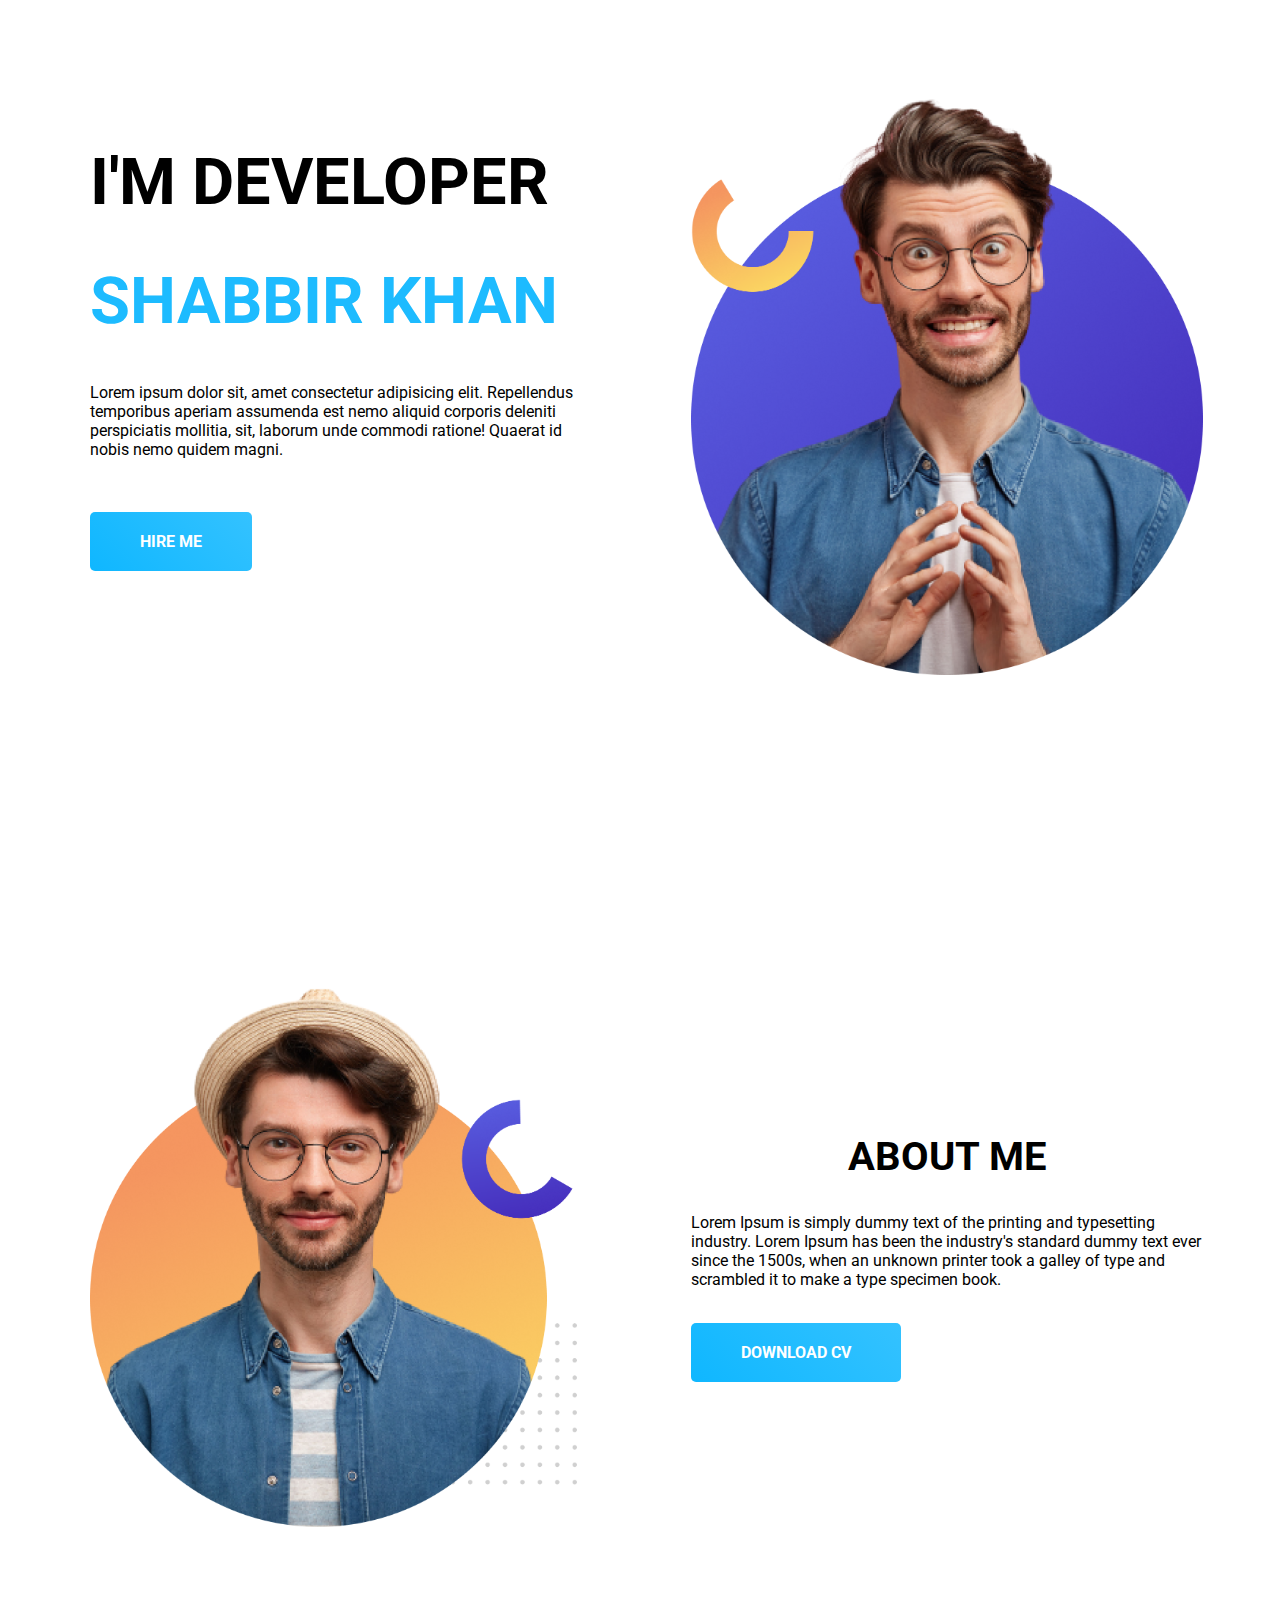
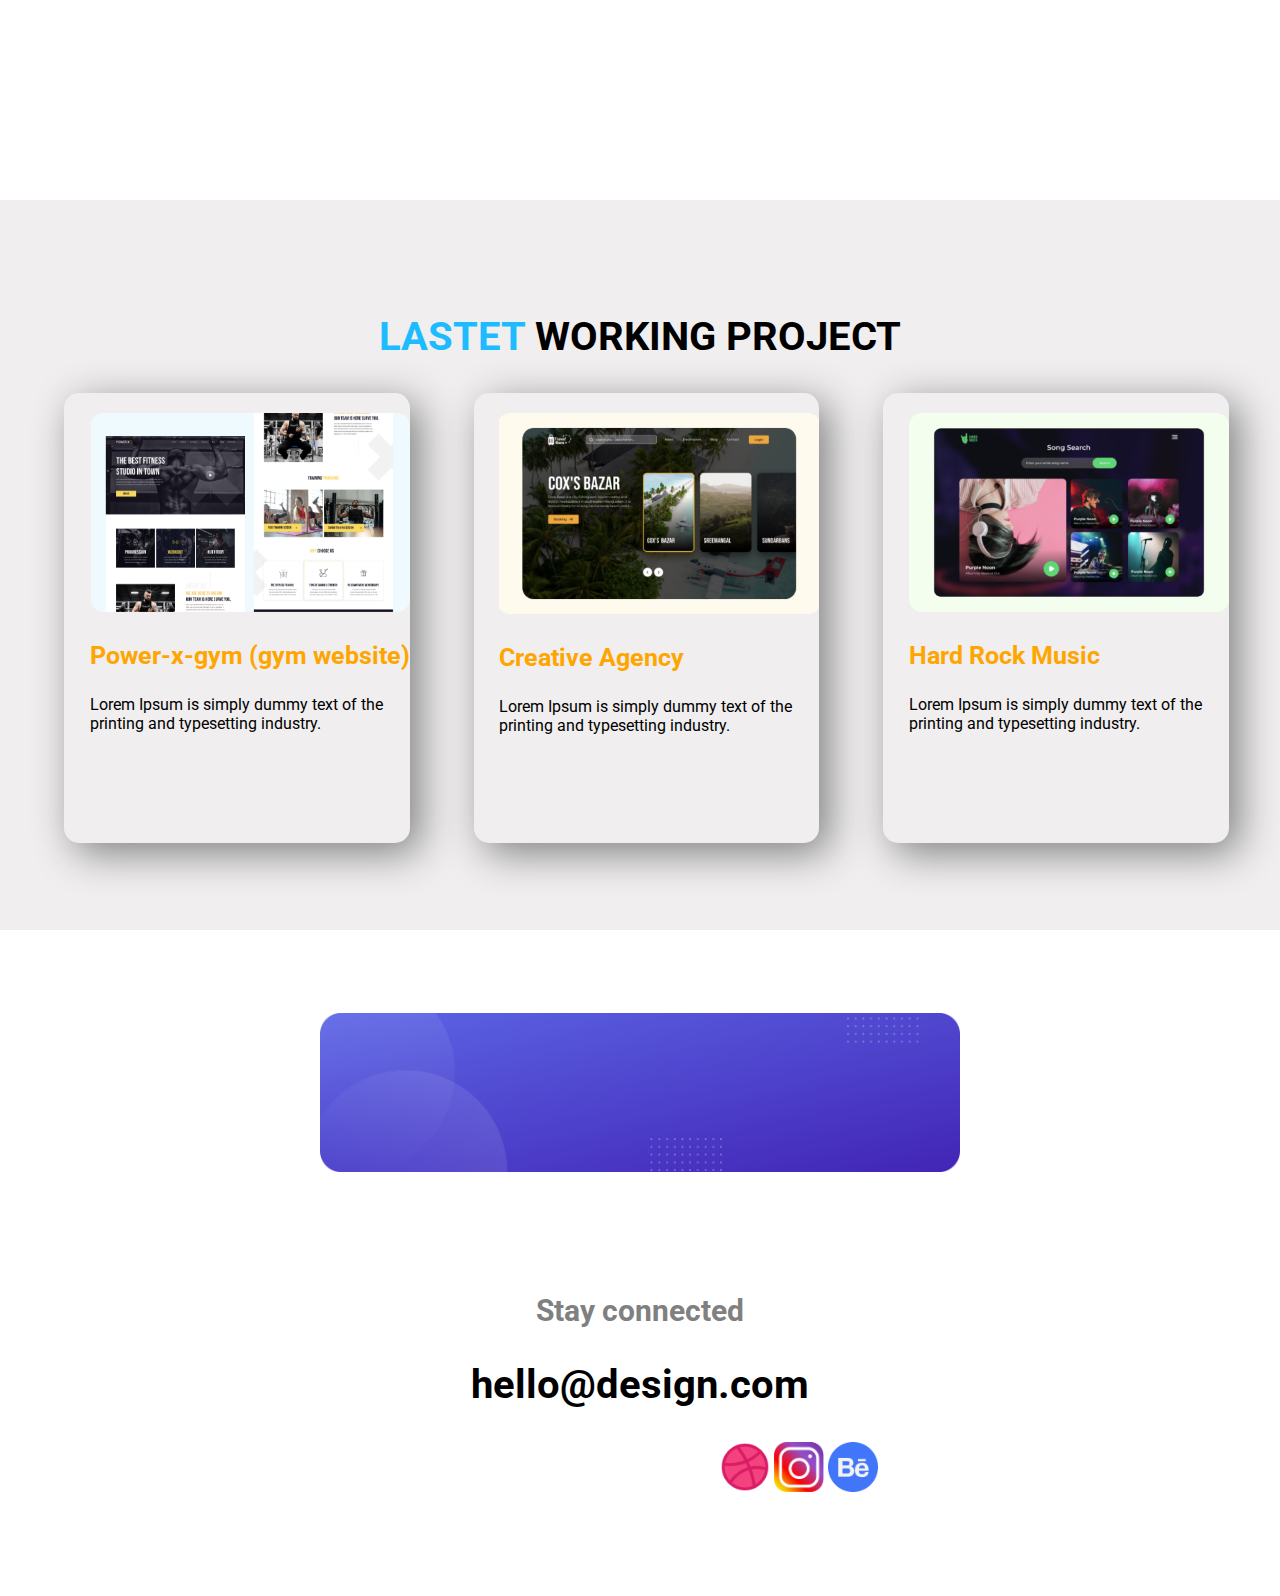
<file: index.html>
<!DOCTYPE html>
<html lang="en">
<head>
    <meta charset="UTF-8">
    <meta name="viewport" content="width=device-width, initial-scale=1.0">
    <title>Shabbir Web Developer</title>
    <link rel="preconnect" href="https://fonts.gstatic.com">
<link href="https://fonts.googleapis.com/css2?family=Roboto&display=swap" rel="stylesheet"> 
    <link rel="stylesheet" href="style.css">
</head>
<body>
    <section>
        <div class="half-width header-section">
            <h1>I'M DEVELOPER</h1> 
            <h1><span class="color-highlight">SHABBIR KHAN</span></h1>
            <p>Lorem ipsum dolor sit, amet consectetur adipisicing elit. Repellendus temporibus aperiam assumenda est nemo aliquid corporis deleniti perspiciatis mollitia, sit, laborum unde commodi ratione! Quaerat id nobis nemo quidem magni.</p> <br><br><br>
            <a target="-blank" class="link-button" href="https://shabbir420.github.io/web-portfolio/?fbclid=IwAR1hDRAMpisohOUPLh-N8xiF88La8pepf1xiewRJy_Dc7DdylOEX5JHhm5o">HIRE ME</a>
        </div>
        <div class="half-width">
            <img src="images/do not use this pic.png" alt="">
        </div>
    </section>
    <section>
        <div class="half-width">
            <img src="images/do not use this pic2.png" alt="">
        </div>
        <div class="half-width about-section">
            <h2>ABOUT ME</h2>
            <p>Lorem Ipsum is simply dummy text of the printing and
                typesetting industry. Lorem Ipsum has been the industry's
                standard dummy text ever since the 1500s, when an unknown
                printer took a galley of type and scrambled it to make a type
                specimen book.</p> <br><br>
                <a target="-blank" class="link-button" href="https://shabbir420.github.io/web-portfolio/?fbclid=IwAR1hDRAMpisohOUPLh-N8xiF88La8pepf1xiewRJy_Dc7DdylOEX5JHhm5o">DOWNLOAD CV</a>

        </div>
        
    </section>
    <section class="project-area">
            <h2> <span class="color-highlight">LASTET</span> WORKING PROJECT</h2>
        <div class="half-width working-experience">
            <img class="working-project" src="images/image 4.png" alt="">
            <h3 class="title-highlight">Power-x-gym (gym website)</h3>
            <p>Lorem Ipsum is simply dummy text of the 

                printing and typesetting industry.</p>
        </div>
        <div class="half-width working-experience">
            <img class="working-project" src="images/image 5.png" alt="">
            <h3 class="title-highlight">Creative Agency</h3>
            <p>Lorem Ipsum is simply dummy text of the 

                printing and typesetting industry.</p>
        </div>
        <div class="half-width working-experience">
            <img class="working-project" src="images/image 8.png" alt="">
            <h3 class="title-highlight">Hard Rock Music</h3>
            <p>Lorem Ipsum is simply dummy text of the 

                printing and typesetting industry.</p>
        </div>
    </section>
    <section class="container" >
        <div class="banner-add" >
            <h2 class="test-position"></h2>
            <img src="images/Group_33094_1.png" alt="">
        <div class="banner-text" >
            
        </div>
        </div>
        
    </section>
    <footer>
        <h3 class="text-align">Stay connected</h3>
        <h2>hello@design.com</h2> 
        <div class="icon-center">
            <img class="icon-size" src="images/image 6.png" alt="">
            <img class="icon-size"src="images/image 7.png" alt="">
            <img class="icon-size"src="images/Group 33059.png" alt="">
        </div>
    </footer>
</body>
</html>
</file>
<file: style.css>
body{
    margin: 0;
    font-family: 'Roboto', sans-serif;
}
h1{
    font-size: 65px;
}
h2{
    font-size: 40px;
    text-align: center;  
}
.color-highlight{
    color: #1DBBFF;
    line-height: normal;
}
.half-width{
    width: 40%;
    float: left;
    margin-left: 5%;
    padding-left: 2%;
}
.half-width img{
    width: 100%;
}
section{
    height: 700px;
    padding-bottom: 200px;
}
.header-section{
    padding-top: 100px;
}
.about-section{
    padding-top: 200px;
}
.link-button{
    text-decoration: none;
    background-image: linear-gradient(45deg,#0FB7FF, #34C2FF);
    padding: 20px 50px;
    font-weight: 700;
    color: white;
    border-radius: 5px;
}
.working-experience{
    box-shadow: 10px 10px 40px gray;
    border-radius: 15px;
    height: 100%;
    width: 25%;
}
.title-highlight{
    color: orange;
    font-size: 25px;
}
.working-project{
    padding-right: 50px;
    padding-top: 20px;
}
.project-area{
    background: rgb(240, 238, 238);
    padding-top: 80px;
    height: 450px; 
}
.imlage-resize{
    width: 50%;
    padding-left: 25%;
    padding-top: 5%; 
}
.text-left {
    position: left;
    bottom: 8px;
    left: 16px;
}
.text-align{
    text-align: center;
    color: gray;
    font-size: 30px;
}
.banner-add img{
    width: 50%;
    height: auto;
    padding-left: 25%;
    padding-top: 50px;   
}
.container{
    height: 100px;
}
.icon-size{
    position: center;
    height: 50px;
}
.icon-center{
    padding-left: 720px;
    padding-bottom: 100px;
}
</file>
